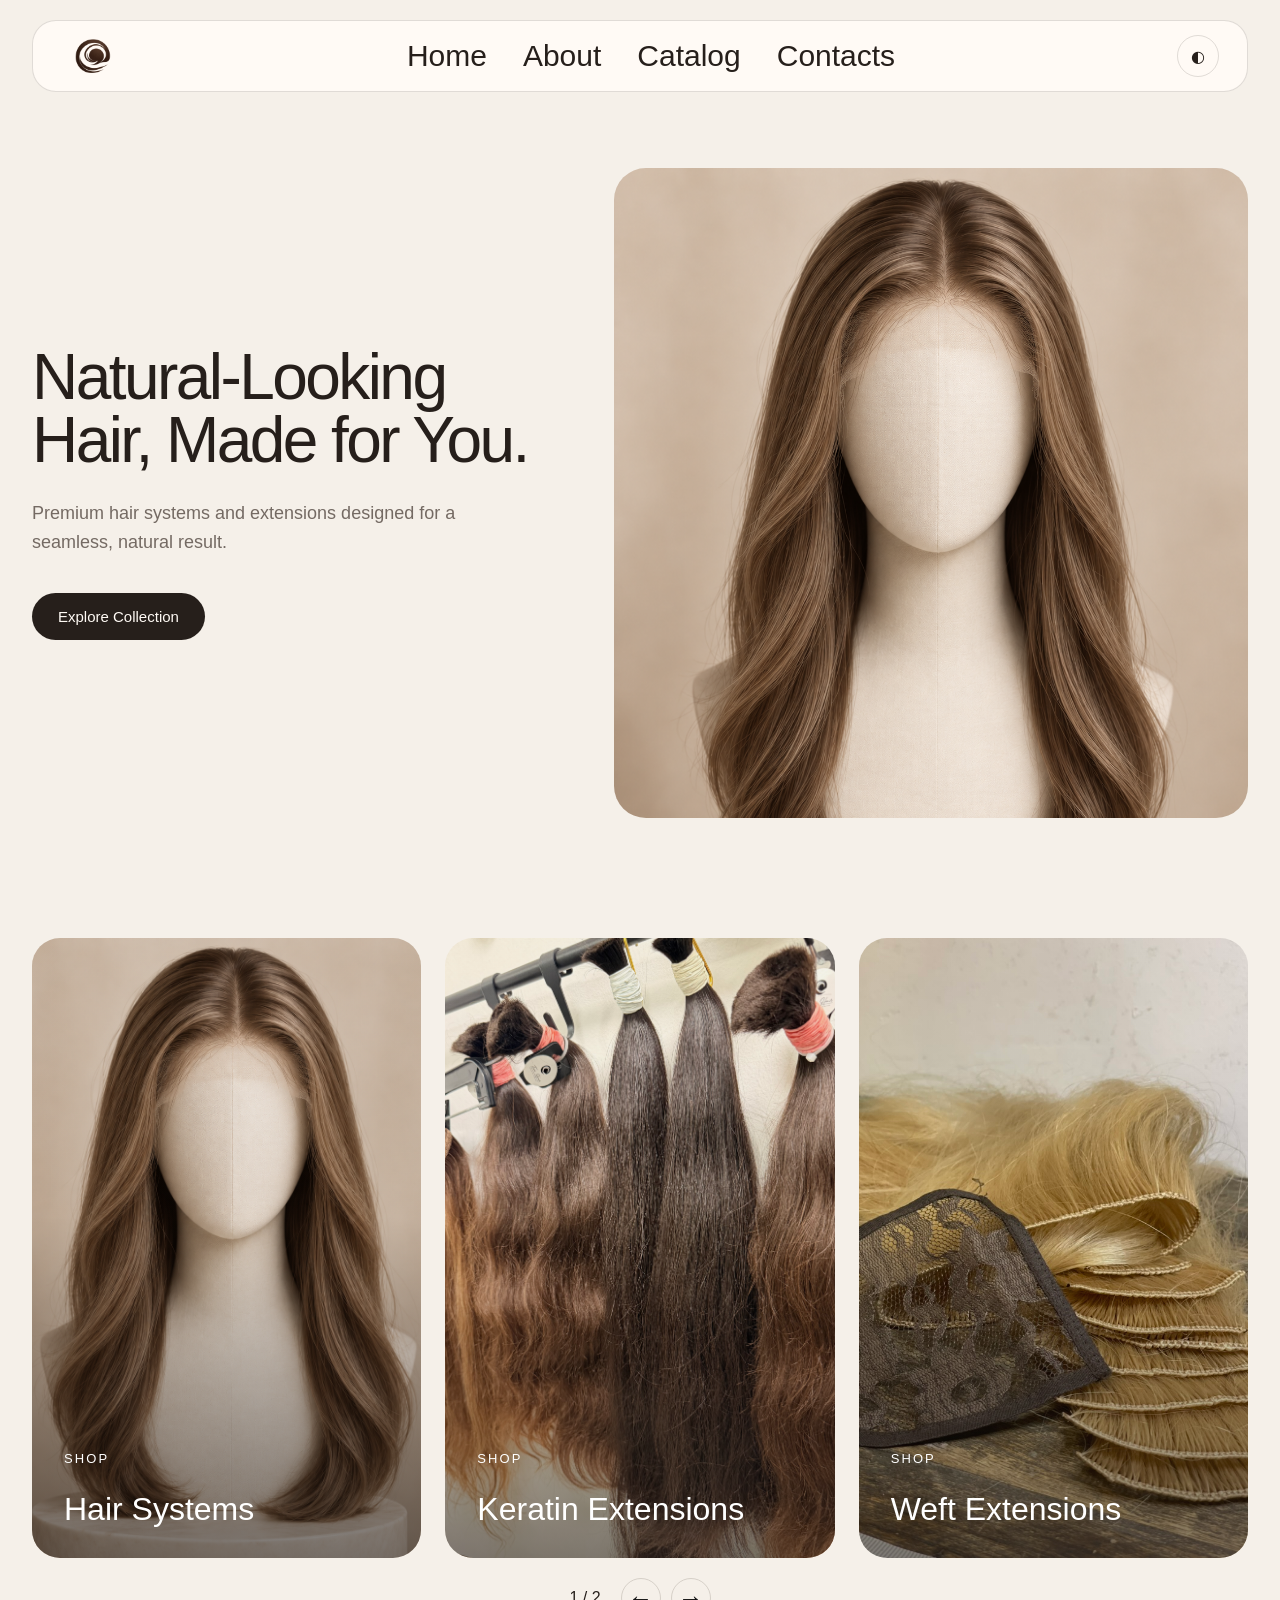
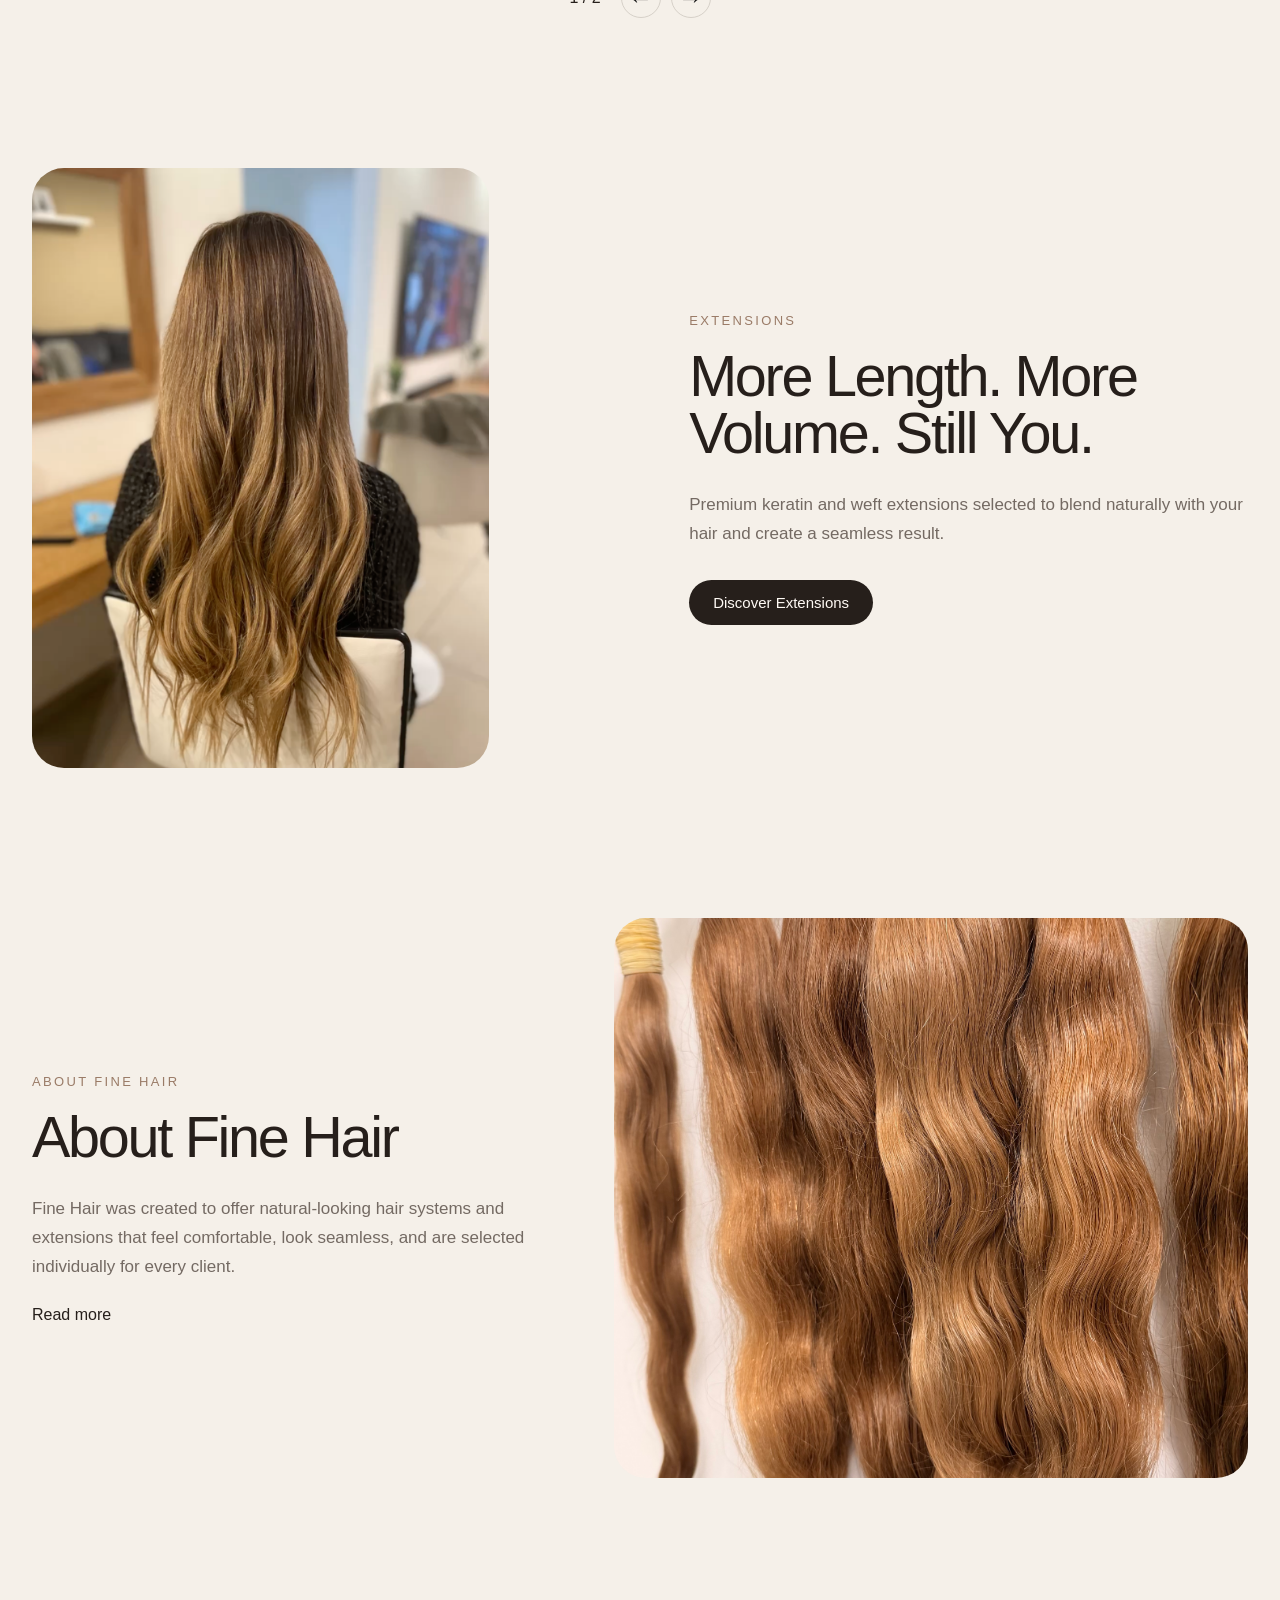
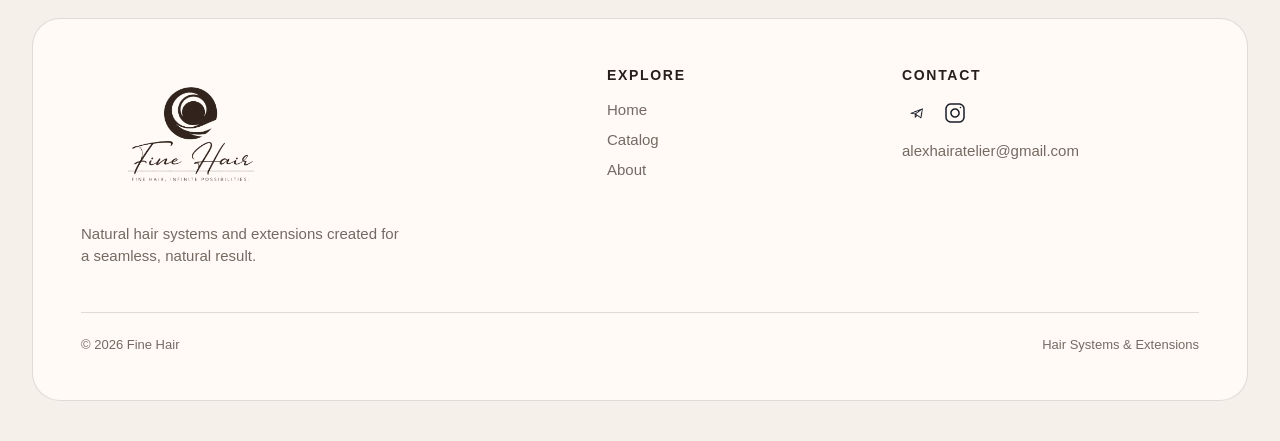
<file: index.html>
<!DOCTYPE html>
<html lang="en">
<head>
    <meta charset="UTF-8">
    <meta name="viewport" content="width=device-width, initial-scale=1.0">
    <title>Fine Hair | Hair Systems & Extensions</title>
    <link rel="stylesheet" href="./css/style.css">
    <link rel="icon" href="./assets/icons/fav1.png">
</head>
<body>
    <header class="page-header">
        <div class="container header-container">
            <a class="logo" href="./index.html" aria-label="Fine Hair — Home">
                <img
                  class="logo-image"
                  src="./assets/icons/fav1.png"
                  alt="Fine Hair"
                >
            </a>
            <nav class="navigation">
                <div class="mobile-menu__panel">
                    <button
                        class="mobile-menu__close"
                        type="button"
                        aria-label="Close menu"
                        >
                        ×
                    </button>
                    <ul class="navigation-list">
                        <li class="navigation-item"><a class="navigation-link" href="./index.html">Home</a></li>
                        <li class="navigation-item"><a class="navigation-link" href="#about">About</a></li>
                        <li>
                            <a
                              class="navigation-link navigation-link--arrow"
                              href="./catalog.html"
                            >
                              <span>Catalog</span>
                          
                              <span
                                class="navigation-link__arrow"
                                aria-hidden="true"
                              >
                                ›
                              </span>
                            </a>
                          </li>
                        <li class="navigation-item"><a class="navigation-link" href="#contacts">Contacts</a></li>
                  </ul>
                  <div class="catalog-submenu" hidden>
                    <button
                      class="catalog-submenu__back"
                      type="button"
                    >
                      ‹ Catalog
                    </button>
                  
                    <ul class="catalog-submenu__list">
                      <li>
                        <a class="catalog-submenu__link" href="./catalog.html">
                          <span>Shop All</span>
                          <span class="catalog-submenu__arrow" aria-hidden="true">›</span>
                        </a>
                      </li>
                  
                      <li>
                        <a class="catalog-submenu__link" href="./catalog.html">
                          <span>Hair Systems</span>
                          <span class="catalog-submenu__arrow" aria-hidden="true">›</span>
                        </a>
                      </li>
                  
                      <li>
                        <a class="catalog-submenu__link" href="./catalog.html">
                          <span>Keratin Extensions</span>
                          <span class="catalog-submenu__arrow" aria-hidden="true">›</span>
                        </a>
                      </li>
                  
                      <li>
                        <a class="catalog-submenu__link" href="./catalog.html">
                          <span>Weft Extensions</span>
                          <span class="catalog-submenu__arrow" aria-hidden="true">›</span>
                        </a>
                      </li>
                  
                      <li>
                        <a class="catalog-submenu__link" href="./catalog.html">
                          <span>Premium Human Hair</span>
                          <span class="catalog-submenu__arrow" aria-hidden="true">›</span>
                        </a>
                      </li>
                    </ul>
                  </div>
                </div>
                
              </nav>
              <button
                class="theme-switcher"
                type="button"
                aria-label="Switch theme"
                >
                ◐
            </button>
              <button class="burger" type="button" aria-label="Open menu">
                <span class="burger-line"></span>
                <span class="burger-line"></span>
            </button>

        </div>
    </header>
    <main>
        <section class="hero">
            <div class="container hero-container">
                <div class="hero-content">
                    <h1 class="hero-title">
                        Natural-Looking Hair, Made for You.
                    </h1>
                    <p class="hero-description">
                        Premium hair systems and extensions designed for a seamless, natural result.
                    </p>

                    <a class="hero-link" href="./catalog.html">
                        Explore Collection
                    </a>
                </div>
                <div class="hero-image-wrapper">

                    <img 
                      class="hero-image"
                      src="./assets/images/HairSystem_Lace.png"
                      alt="Natuarl hair system"
                    >
                </div>
            </div>
            
        </section>
        <section class="categories">
            <div class="container categories-wrapper">

                <div class="categories-container">
                    <article class="category-card">
                        <img class="category-image hair-systems-image" src="./assets/images/HairSystem_Lace.png" alt="hair system">
                        <span class="category-label">SHOP</span>
                        <h3 class="category-title">Hair Systems</h3>
                      </article>
                      <article class="category-card">
                        <img class="category-image keratin-extensions" src="./assets/images/hair1-converted.jpg" alt="keratin extension">
                        <span class="category-label">SHOP</span>
                        <h3 class="category-title">Keratin Extensions</h3>
                      </article>
                      <article class="category-card">
                        <img class="category-image weft-extensions" src="./assets/images/wefts.jpeg" alt="weft extension">
                        <span class="category-label">SHOP</span>
                        <h3 class="category-title">Weft Extensions</h3>
                      </article>
                      <article class="category-card">
                        <img class="category-image master-class" src="./assets/images/wefts.jpeg" alt="weft extension">
                        <span class="category-label">SHOP</span>
                        <h3 class="category-title">Weft Extensions</h3>
                      </article>
                  </div>
                  
                 
                </div>
                <div class="slider-controls">
                    <span class="slider-counter"></span>
                    <div class="arrows">
                    <button class="slider-btn slider-btn--prev" type="button" aria-label="Previous slide">&#8592;</button>
                    <button class="slider-btn slider-btn--next" type="button" aria-label="Next slide">&#8594;</button>
                    
                    </div>  
                </div>
                 
        </section>
        <section class="hair-extensions">
          <div class="container hair-extensions__container">
            <div class="hair-extensions__image-wrapper">
              <img class="hair-extensions__image" src="./assets/images/hairextension.png" alt="keratin extension">
            </div>
            <div class="hair-extensions__content">
              <span class="hair-extensions__label">EXTENSIONS</span>
              <h2 class="hair-extensions__title">More Length. More Volume. Still You.</h2>
              <p class="hair-extensions__description">Premium keratin and weft extensions selected to blend naturally with your hair and create a seamless result.</p>
              <a class="hair-extensions__link" href="./catalog.html">Discover Extensions</a>
            </div>
          </div>
            
        </section>
        <section class="about" id="about">
            <div class="container about__container">
          
              <div class="about__content">
                <span class="about__label">ABOUT FINE HAIR</span>

                <h2 class="about__title">
                About Fine Hair
                </h2>

                <p class="about__description">
                Fine Hair was created to offer natural-looking hair systems and extensions
                that feel comfortable, look seamless, and are selected individually for every client.
                </p>

                <a class="about__link" href="./about.html">
                Read more
                </a>
              </div>
          
              <div class="about__image-wrapper">
                <img
                  class="about__image"
                  src="./assets/images/hair-converted.jpg"
                  alt="Fine Hair natural hair extensions"
                >
              </div>
          
            </div>
          </section>
    </main>
    <footer class="footer" id="contacts">
        <div class="container footer__container">
      
          <div class="footer__main">
      
            <div class="footer__brand">
              <img
                class="footer__logo"
                src="./assets/images/Lable.png"
                alt="Fine Hair"
              >
      
              <p class="footer__tagline">
                Natural hair systems and extensions created for a seamless,
                natural result.
              </p>
            </div>
      
            <nav class="footer__navigation">
              <p class="footer__heading">Explore</p>
      
              <ul class="footer__navigation-list">
                <li>
                  <a class="footer__navigation-link" href="./index.html">
                    Home
                  </a>
                </li>
      
                <li>
                  <a class="footer__navigation-link" href="./catalog.html">
                    Catalog
                  </a>
                </li>
      
                <li>
                  <a class="footer__navigation-link" href="./index.html#about">
                    About
                  </a>
                </li>
              </ul>
            </nav>
      
            <div class="footer__contacts">
                <p class="footer__heading">Contact</p>
              
                <div class="footer__socials">
                  <a
                    class="footer__social-link"
                    href="https://t.me/finehairatelier"
                    target="_blank"
                    rel="noopener noreferrer"
                    aria-label="Fine Hair on Telegram"
                  >
                    <img
                      class="footer-socials-icon"
                      src="./assets/icons/tg.png"
                      alt=""
                    >
                  </a>
              
                  <a
                    class="footer__social-link"
                    href="https://www.instagram.com/finehairisrael"
                    target="_blank"
                    rel="noopener noreferrer"
                    aria-label="Fine Hair on Instagram"
                  >
                    <img
                      class="footer-socials-icon"
                      src="./assets/icons/instagram.png"
                      alt=""
                    >
                  </a>
                </div>
              
                <a
                  class="footer__contact-link"
                  href="mailto:alexhairatelier@gmail.com"
                >
                  alexhairatelier@gmail.com
                </a>
              </div>
      
          </div>
      
          <div class="footer__bottom">
            <p>© 2026 Fine Hair</p>
            <p>Hair Systems &amp; Extensions</p>
          </div>
      
        </div>
      </footer>
      <script src="./js/theme.js"></script>
      <script src="./js/menu.js"></script>
      <script src="./js/slider.js"></script>

      </body>
      </html>
</file>
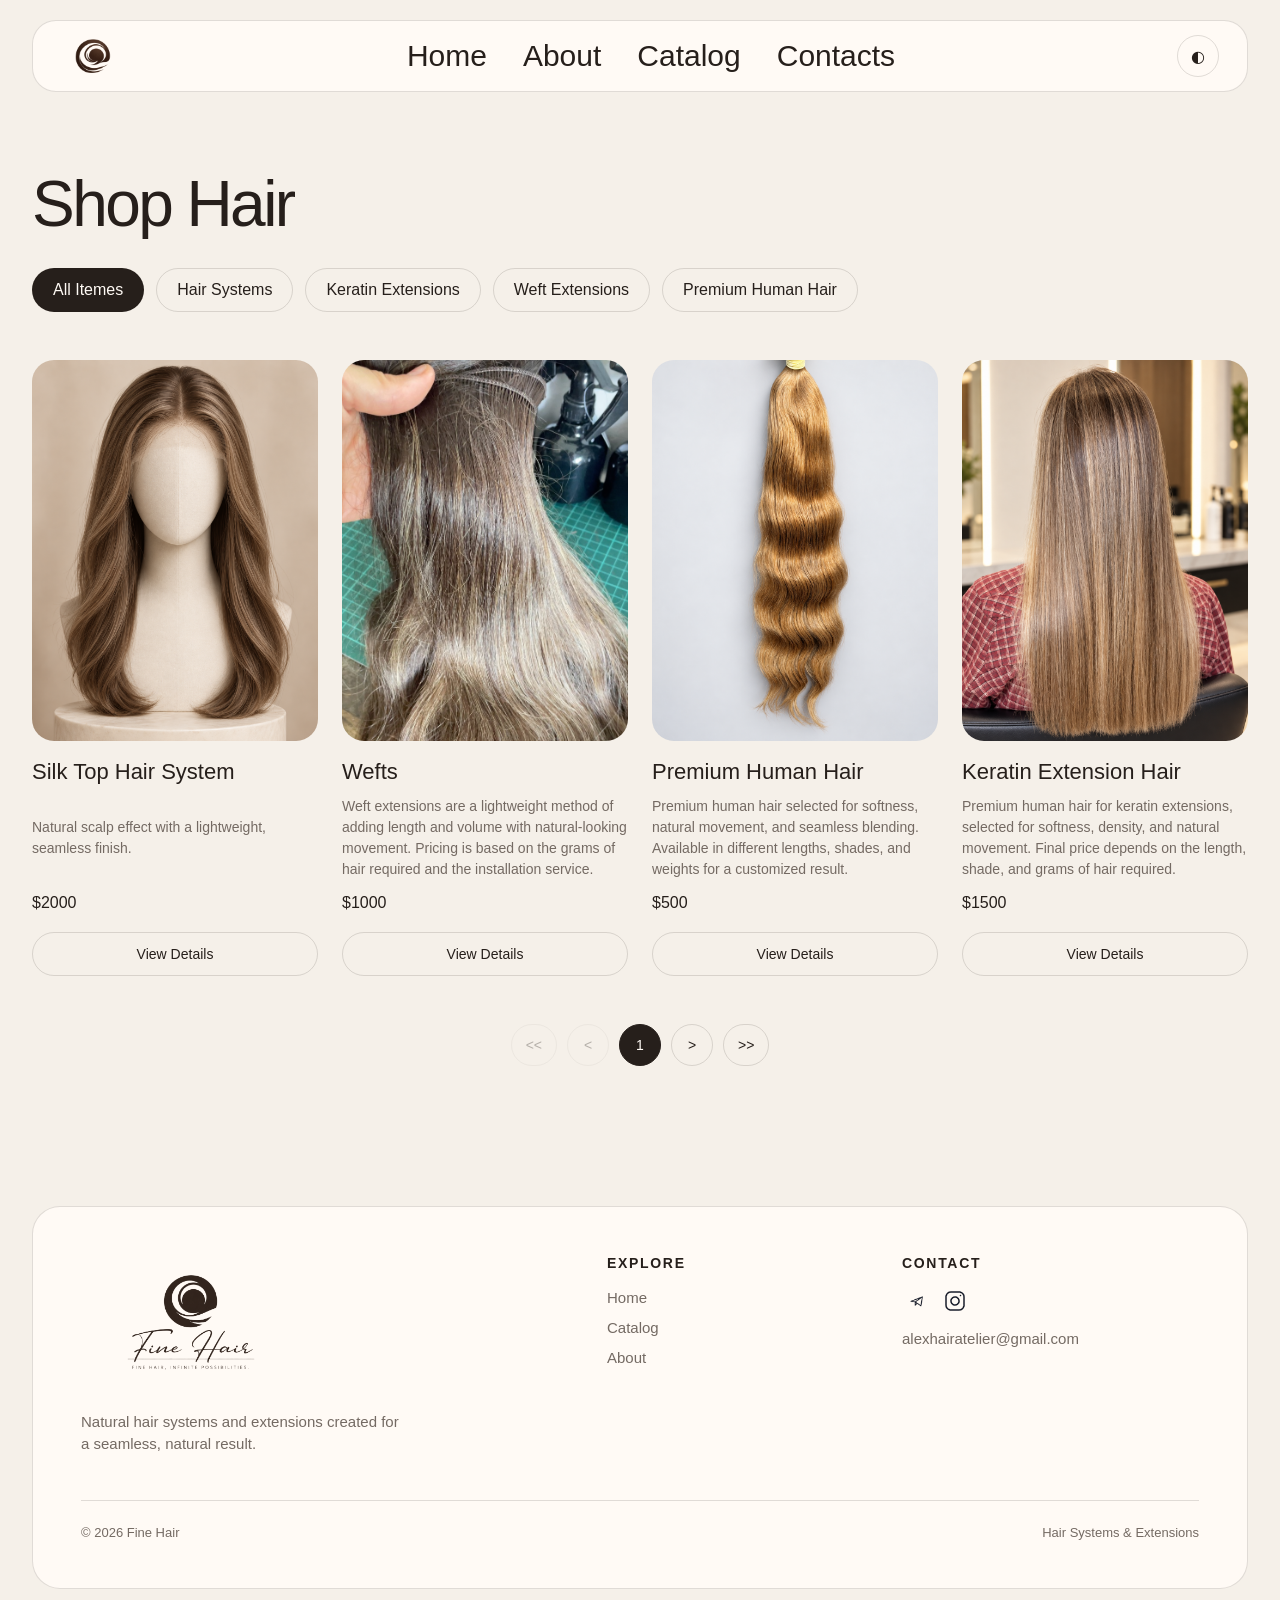
<file: catalog.html>
<!DOCTYPE html>
<html lang="en">
<head>
    <meta charset="UTF-8">
    <meta name="viewport" content="width=device-width, initial-scale=1.0">
    <title>Fine Hair | Hair Systems & Extensions</title>
    <link rel="stylesheet" href="./css/style.css">
    <link rel="icon" href="./assets/icons/fav1.png">
</head>
<body>
    <header class="page-header">
        <div class="container header-container">
            <a class="logo" href="./index.html" aria-label="Fine Hair — Home">
                <img
                  class="logo-image"
                  src="./assets/icons/fav1.png"
                  alt="Fine Hair"
                >
            </a>
            <nav class="navigation">
                <div class="mobile-menu__panel">
                    <button
                        class="mobile-menu__close"
                        type="button"
                        aria-label="Close menu"
                        >
                        ×
                    </button>
                    <ul class="navigation-list">
                        <li class="navigation-item"><a class="navigation-link" href="./index.html">Home</a></li>
                        <li class="navigation-item"><a class="navigation-link" href="#about">About</a></li>
                        <li>
                            <a
                              class="navigation-link navigation-link--arrow"
                              href="./catalog.html"
                            >
                              <span>Catalog</span>
                          
                              <span
                                class="navigation-link__arrow"
                                aria-hidden="true"
                              >
                                ›
                              </span>
                            </a>
                          </li>
                        <li class="navigation-item"><a class="navigation-link" href="#contacts">Contacts</a></li>
                  </ul>
                  <div class="catalog-submenu" hidden>
                    <button
                      class="catalog-submenu__back"
                      type="button"
                    >
                      ‹ Catalog
                    </button>
                  
                    <ul class="catalog-submenu__list">
                      <li>
                        <a class="catalog-submenu__link" href="./catalog.html">
                          <span>Shop All</span>
                          <span class="catalog-submenu__arrow" aria-hidden="true">›</span>
                        </a>
                      </li>
                  
                      <li>
                        <a class="catalog-submenu__link" href="./catalog.html">
                          <span>Hair Systems</span>
                          <span class="catalog-submenu__arrow" aria-hidden="true">›</span>
                        </a>
                      </li>
                  
                      <li>
                        <a class="catalog-submenu__link" href="./catalog.html">
                          <span>Keratin Extensions</span>
                          <span class="catalog-submenu__arrow" aria-hidden="true">›</span>
                        </a>
                      </li>
                  
                      <li>
                        <a class="catalog-submenu__link" href="./catalog.html">
                          <span>Weft Extensions</span>
                          <span class="catalog-submenu__arrow" aria-hidden="true">›</span>
                        </a>
                      </li>
                  
                      <li>
                        <a class="catalog-submenu__link" href="./catalog.html">
                          <span>Premium Human Hair</span>
                          <span class="catalog-submenu__arrow" aria-hidden="true">›</span>
                        </a>
                      </li>
                    </ul>
                  </div>
                </div>
                
              </nav>
              <button
                class="theme-switcher"
                type="button"
                aria-label="Switch theme"
                >
                ◐
            </button>
              <button class="burger" type="button" aria-label="Open menu">
                <span class="burger-line"></span>
                <span class="burger-line"></span>
            </button>

        </div>
    </header>
    <main>
      <section class="catalog-section" id="catalog">
        <div class="container ">
            <h1 class="catalog-title">Shop Hair</h1>
            <div class="catalog-categories">
                <button class="category-button category-button--active" data-category="all" type="button">
                    All Itemes
                </button>

                <button class="category-button" data-category="hair-systems" type="button">
                    Hair Systems
                </button>
            
                <button class="category-button" data-category="keratin" type="button">
                    Keratin Extensions
                </button>
            
                <button class="category-button" data-category="wefts" type="button">
                    Weft Extensions
                </button>
                <button class="category-button" data-category="hair" type="button">
                    Premium Human Hair
                  </button>
            </div>
            <div class="catalog-grid"></div>  
        </div>
        
        <div class="pagination">
          
          <button class="pagination__btn pagination__btn--first" type="button">
                &lt;&lt;
          </button>
              
          <button class="pagination__btn pagination__btn--prev" type="button">
                &lt;
          </button>
              
          <button class="pagination__btn pagination__btn--current pagination__btn--active" type="button">
                1
          </button>
              
          <button class="pagination__btn pagination__btn--next" type="button">
                &gt;
          </button>
              
          <button class="pagination__btn pagination__btn--last" type="button">
                &gt;&gt;
          </button>
        </div>

      </section>
    </main>
    <footer class="footer" id="contacts">
        <div class="container footer__container">
      
          <div class="footer__main">
      
            <div class="footer__brand">
              <img
                class="footer__logo"
                src="./assets/images/Lable.png"
                alt="Fine Hair"
              >
      
              <p class="footer__tagline">
                Natural hair systems and extensions created for a seamless,
                natural result.
              </p>
            </div>
      
            <nav class="footer__navigation">
              <p class="footer__heading">Explore</p>
      
              <ul class="footer__navigation-list">
                <li>
                  <a class="footer__navigation-link" href="./index.html">
                    Home
                  </a>
                </li>
      
                <li>
                  <a class="footer__navigation-link" href="./catalog.html">
                    Catalog
                  </a>
                </li>
      
                <li>
                  <a class="footer__navigation-link" href="./index.html#about">
                    About
                  </a>
                </li>
              </ul>
            </nav>
      
            <div class="footer__contacts">
                <p class="footer__heading">Contact</p>
              
                <div class="footer__socials">
                  <a
                    class="footer__social-link"
                    href="https://t.me/finehairatelier"
                    target="_blank"
                    rel="noopener noreferrer"
                    aria-label="Fine Hair on Telegram"
                  >
                    <img
                      class="footer-socials-icon"
                      src="./assets/icons/tg.png"
                      alt=""
                    >
                  </a>
              
                  <a
                    class="footer__social-link"
                    href="https://www.instagram.com/finehairisrael"
                    target="_blank"
                    rel="noopener noreferrer"
                    aria-label="Fine Hair on Instagram"
                  >
                    <img
                      class="footer-socials-icon"
                      src="./assets/icons/instagram.png"
                      alt=""
                    >
                  </a>
                </div>
              
                <a
                  class="footer__contact-link"
                  href="mailto:alexhairatelier@gmail.com"
                >
                  alexhairatelier@gmail.com
                </a>
              </div>
      
          </div>
      
          <div class="footer__bottom">
            <p>© 2026 Fine Hair</p>
            <p>Hair Systems &amp; Extensions</p>
          </div>
      
        </div>
      </footer>
      <script src="./js/theme.js"></script>
      <script src="./js/menu.js"></script>
      <script src="./js/catalog.js"></script>
     
</body>
</html>
</file>
<file: css/style.css>
:root {
    --color-bg: #f5f0e9;
    --color-surface: #fffaf5;
    --color-text: #261f1b;
    --color-text-muted: #746a63;
    --color-accent: #9a7b67;
    --color-line: rgba(38, 31, 27, 0.14);
  
    --container-width: 1240px;
    --page-padding: 32px;
  
    --radius-large: 32px;
    --transition: 0.3s ease;
  }
  [data-theme="dark"] {
    --color-bg: #111111;
    --color-surface: #1a1a1a;
  
    --color-text: #f5f5f5;
    --color-text-muted: #b5b5b5;
  
    --color-accent: #ffffff;
  
    --color-line: rgba(255, 255, 255, 0.14);
  }
  [data-theme="dark"] .logo-image,
[data-theme="dark"] .footer__logo {
  filter: brightness(0) invert(1);
}
  
  * {
    box-sizing: border-box;
  }
  
  html {
    scroll-behavior: smooth;
  }
  
  body {
    margin: 0;
    background-color: var(--color-bg);
    color: var(--color-text);
    font-family: Arial, Helvetica, sans-serif;
  }
  
  img {
    display: block;
    max-width: 100%;
  }
  
  a {
    color: inherit;
    text-decoration: none;
  }
  
  button {
    font: inherit;
  }
  
  ul {
    margin: 0;
    padding: 0;
    list-style: none;
  }
  
  .container {
    width: min(
      calc(100% - var(--page-padding) * 2),
      var(--container-width)
    );
    margin-inline: auto;
  }
  .page-header {
    padding: 20px 0;
  }
  
  .header-container {
    min-height: 72px;
    padding: 0 28px;
  
    display: flex;
    align-items: center;
    justify-content: space-between;
    gap: 32px;
  
    background-color: var(--color-surface);
    border: 1px solid var(--color-line);
    border-radius: 24px;
  }
  
  .logo {
    display: flex;
    align-items: center;
    gap: 12px;
    flex-shrink: 0;
  }
  
  .logo-mark {
    width: 38px;
    height: 38px;
  
    background-color: var(--color-accent);
  
    -webkit-mask: url("../assets/icons/fav.png") center / contain no-repeat;
    mask: url("../assets/icons/fav.png") center / contain no-repeat;
  }
  
  .logo-text {
    font-size: 20px;
    font-weight: 600;
    letter-spacing: 0.04em;
  }
  
  .navigation-list {
    display: flex;
    align-items: center;
    gap: 36px;
  }
  
  .navigation-link {
    display: block;
  
    padding: 0;
  
    font-size: 30px;
    line-height: 1.2;
    font-weight: 500;
  
    color: var(--color-text);
    text-decoration: none;
  }
  
  .navigation-link:hover {
    color: var(--color-text);
  }
  .navigation-link__arrow {
    display: flex;
    align-items: center;
    justify-content: center;
  
    width: 40px;
    height: 40px;
  
    margin-left: auto;
  
    flex-shrink: 0;
  
    font-size: 20px;
    line-height: 1;
  
    color: var(--color-text-muted);
    background-color: transparent;
    border: 1px solid var(--color-line);
    border-radius: 50%;
  }
  .logo {
    display: flex;
    align-items: center;
    flex-shrink: 0;
  }
  
  .logo-image {
    width: 64px;
    height: 64px;
    object-fit: contain;
  }
  
  .theme-switcher {
    width: 42px;
    height: 42px;
  
    display: flex;
    align-items: center;
    justify-content: center;
  
    padding: 0;
  
    color: var(--color-text);
    background: transparent;
  
    border: 1px solid var(--color-line);
    border-radius: 50%;
  
    cursor: pointer;
  
    transition:
      background-color var(--transition),
      border-color var(--transition),
      transform var(--transition);
  }
  
  .theme-switcher:hover {
    background-color: var(--color-bg);
    transform: translateY(-2px);
  }
  
  .burger {
    display: none;
  }
  .hero {
    padding: 56px 0 80px;
  }
  
  .hero-container {
    display: grid;
    grid-template-columns: 0.9fr 1.1fr;
    align-items: center;
    gap: 64px;
  
    min-height: 650px;
  }
  
  .hero-content {
    max-width: 560px;
  }
  
  .hero-title {
    margin: 0;
  
    font-size: clamp(52px, 5vw, 82px);
    line-height: 0.98;
    font-weight: 500;
    letter-spacing: -0.04em;
  }
  
  .hero-description {
    max-width: 480px;
    margin: 28px 0 36px;
  
    color: var(--color-text-muted);
  
    font-size: 18px;
    line-height: 1.6;
  }
  
  .hero-link {
    display: inline-flex;
    align-items: center;
  
    padding: 15px 26px;
  
    color: var(--color-surface);
    background-color: var(--color-text);
  
    border-radius: 999px;
  
    font-size: 15px;
    font-weight: 500;
  
    transition:
      transform var(--transition),
      background-color var(--transition);
  }
  
  .hero-link:hover {
    transform: translateY(-2px);
    background-color: var(--color-accent);
  }
  
  .hero-image-wrapper {
    height: 650px;
  
    overflow: hidden;
    border-radius: var(--radius-large);
  }
  
  .hero-image {
    width: 100%;
    height: 100%;
  
    object-fit: cover;
    object-position: center top;
  }
  .categories {
    padding: 40px 0 100px;
  }
  
  .categories-container {
    display: flex;
    gap: 24px;
    flex-wrap: nowrap;
  }
  
  .category-card {
    position: relative;
    min-height: 620px;
    overflow: hidden;
    border-radius: 28px;
    flex-basis: calc((100% -  48px) / 3);
    flex-shrink: 0;
  }
  
  .category-image {
    width: 100%;
    height: 100%;
  
    position: absolute;
    inset: 0;
  
    object-fit: cover;
  
    transition: transform 0.6s ease;
  }
  
  .category-card::after {
    content: "";
  
    position: absolute;
    inset: 0;
  
    background:
      linear-gradient(
        to top,
        rgba(20, 15, 12, 0.55),
        rgba(20, 15, 12, 0.05) 55%
      );
  }
  
  .category-label,
  .category-title {
    position: absolute;
    z-index: 1;
  
    left: 32px;
  
    color: #ffffff;
  }
  
  .category-label {
    bottom: 92px;
  
    font-size: 13px;
    letter-spacing: 0.16em;
  }
  
  .category-title {
    bottom: 30px;
  
    margin: 0;
  
    font-size: 32px;
    font-weight: 500;
  }
  
  .category-card:hover .category-image {
    transform: scale(1.04);
  }
  .catalog-section {
    padding: 60px 0 100px;
  }
  
  .catalog-title {
    margin: 0 0 32px;
  
    font-size: clamp(42px, 5vw, 72px);
    font-weight: 500;
    line-height: 1;
    letter-spacing: -0.04em;
  }
  
  .catalog-categories {
    display: flex;
    gap: 12px;
  
    margin-bottom: 48px;
  }
  
  .category-button {
    padding: 12px 20px;
  
    color: var(--color-text);
    background: transparent;
  
    border: 1px solid var(--color-line);
    border-radius: 999px;
  
    cursor: pointer;
  }
  
  .category-button--active {
    color: var(--color-surface);
    background-color: var(--color-text);
  }
  
  .catalog-grid {
    display: grid;
    grid-template-columns: repeat(4, 1fr);
    gap: 24px;
  }
  .product-card {
    display: flex;
    flex-direction: column;
    height: 100%;
  }
  
  .product-card__image {
    width: 100%;
    aspect-ratio: 3 / 4;
  
    object-fit: cover;
  
    border-radius: 22px;
  }
  
  .product-card__content {
    display: flex;
    flex-direction: column;
    flex: 1;
  }
  
  .product-card__title {
    margin: 18px 0 10px;
  
    font-size: 22px;
    font-weight: 500;
    line-height: 1.2;
  }
  
  .product-card__description {
    margin: auto 0 14px;
  
    color: var(--color-text-muted);
  
    font-size: 14px;
    line-height: 1.5;
  }
  
  .product-card__price {
    width: 100%;
    margin: auto 0 0;
  
    text-align: left;
  
    font-size: 16px;
    font-weight: 500;
  }
  
  .product-card__button {
    margin-top: 20px;
    padding: 13px 20px;
  
    color: var(--color-text);
    background: transparent;
  
    border: 1px solid var(--color-line);
    border-radius: 999px;
  
    font-size: 14px;
    cursor: pointer;
  
    transition:
      background-color var(--transition),
      color var(--transition),
      transform var(--transition);
  }
  
  .product-card__button:hover {
    color: var(--color-surface);
    background-color: var(--color-text);
  
    transform: translateY(-2px);
  }
  .categories-wrapper {
    position: relative;
    overflow: hidden;
  }
  .slider-controls{
    display: flex;
    align-items: center;
    justify-content:center;
    gap: 20px;
    margin-top: 20px;
    
  }
  .arrows{
    display:flex;
    gap: 10px;
    
    
    
    
  }
  .slider-btn {
    width:40px;
    height:40px;
    border:1px solid #d6d0c8;
    border-radius:22px;
    background:transparent;
    font-size:25px;
    cursor:pointer;
    color:#111;
  }
  .slider-btn--prev {
    left: 10px;
  }
  
  .slider-btn--next {
    right: 10px;
  }
  .exhibition-arrows{
    display:flex;
    justify-content:flex-end;
    gap:18px;
    margin-top:3px;
  }
  
  
  
  .slider-btn:disabled{
    opacity:.25;
    cursor:default;
  }
  .slider-btn:not(:disabled):hover{
    background:#d8d1c8;
    border-color:#b5aea5;
    transition:0.3s;
  }
  .hair-extensions {
    padding: 50px 0 90px;
  }
  
  .hair-extensions__container {
    display: grid;
    grid-template-columns: 0.9fr 1.1fr;
    align-items: center;
    gap: 200px;
  }
  
  .hair-extensions__image-wrapper {
    height: 600px;
    overflow: hidden;
  
    border-radius: var(--radius-large);
    background-color: var(--color-surface);
  }
  
  .hair-extensions__image {
    display: block;
    width: 100%;
    height: 100%;
  
    object-fit: cover;
    object-position: center;
  }
  
  .hair-extensions__content {
    max-width: 560px;
  }
  
  .hair-extensions__label {
    display: inline-block;
  
    margin-bottom: 20px;
  
    color: var(--color-accent);
  
    font-size: 13px;
    letter-spacing: 0.18em;
  }
  
  .hair-extensions__title {
    margin: 0 0 28px;
  
    font-size: clamp(42px, 4.5vw, 68px);
    font-weight: 500;
    line-height: 1;
    letter-spacing: -0.04em;
  }
  
  .hair-extensions__description {
    margin: 0 0 32px;
  
    color: var(--color-text-muted);
  
    font-size: 17px;
    line-height: 1.7;
  }
  
  .hair-extensions__link {
    display: inline-flex;
  
    padding: 14px 24px;
  
    color: var(--color-surface);
    background-color: var(--color-text);
  
    border-radius: 999px;
  
    font-size: 15px;
    font-weight: 500;
  
    transition:
      transform var(--transition),
      background-color var(--transition);
  }
  
  .hair-extensions__link:hover {
    transform: translateY(-2px);
    background-color: var(--color-accent);
  }
  .about {
    padding: 60px 0 100px;
  }
  
  .about__container {
    display: grid;
    grid-template-columns: 0.9fr 1.1fr;
    align-items: center;
    gap: 64px;
  }
  
  .about__content {
    max-width: 560px;
  }
  
  .about__label {
    display: inline-block;
    margin-bottom: 20px;
  
    color: var(--color-accent);
  
    font-size: 13px;
    letter-spacing: 0.18em;
  }
  
  .about__title {
    margin: 0 0 28px;
  
    font-size: clamp(48px, 4.5vw, 68px);
    font-weight: 500;
    line-height: 1;
    letter-spacing: -0.04em;
  }
  
  .about__description {
    margin: 0 0 24px;
  
    color: var(--color-text-muted);
  
    font-size: 17px;
    line-height: 1.7;
  }
  
  .about__note {
    margin: 0;
  
    font-size: 17px;
    font-weight: 500;
    line-height: 1.6;
  }
  
  .about__image-wrapper {
    height: 560px;
  
    overflow: hidden;
    border-radius: var(--radius-large);
  }
  
  .about__image {
    display: block;
  
    width: 100%;
    height: 100%;
  
    object-fit:cover;
    object-position: center;
  }
  .footer {
    padding: 40px 0;
    background: transparent;
  }
  
  .footer__container {
    padding: 48px;
  
    background-color: var(--color-surface);
    border: 1px solid var(--color-line);
    border-radius: 28px;
  }
  
  .footer__main {
    display: grid;
    grid-template-columns: 1.4fr 0.7fr 0.9fr;
    gap: 64px;
    align-items: start;
  }
  
  .footer__logo {
    display: block;
    width: 220px;
    max-width: 100%;
    height: auto;
  }
  
  .footer__tagline {
    max-width: 330px;
    margin: 24px 0 0;
  
    color: var(--color-text-muted);
  
    font-size: 15px;
    line-height: 1.5;
  }
  
  .footer__heading {
    margin: 0 0 18px;
  
    font-size: 14px;
    font-weight: 600;
    text-transform: uppercase;
    letter-spacing: 0.12em;
  }
  
  .footer__navigation-list {
    display: flex;
    flex-direction: column;
    gap: 12px;
  
    margin: 0;
    padding: 0;
  
    list-style: none;
  }
  
  .footer__contacts {
    display: flex;
    flex-direction: column;
    gap: 14px;
  }
  
  .footer__socials {
    display: flex;
    align-items: center;
    gap: 8px;
  }
  
  .footer__social-link {
    width: 30px;
    height: 30px;
  
    display: flex;
    align-items: center;
    justify-content: center;
  }
  
  .footer-socials-icon {
    display: block;
    width: 24px;
    height: 24px;
    object-fit: contain;
  }
  
  .footer__navigation-link,
  .footer__contact-link,
  .footer__location {
    color: var(--color-text-muted);
  
    font-size: 15px;
  }
  
  .footer__location {
    margin: 0;
  }
  
  .footer__bottom {
    display: flex;
    justify-content: space-between;
    align-items: center;
  
    margin-top: 44px;
    padding-top: 24px;
  
    border-top: 1px solid var(--color-line);
  
    color: var(--color-text-muted);
  
    font-size: 13px;
  }
  
  .footer__bottom p {
    margin: 0;
  }
 
  .footer__contacts .footer__heading {
    margin-bottom: 1px;
  }
  
  .mobile-menu__close,
.navigation-link__arrow {
  display: none;
}
.pagination {
    display: flex;
    justify-content: center;
    align-items: center;
    gap: 10px;
  
    margin-top: 48px;
  }
  
  .pagination__btn {
    display: flex;
    align-items: center;
    justify-content: center;
  
    min-width: 42px;
    height: 42px;
    padding: 0 14px;
  
    color: var(--color-text);
    background-color: transparent;
  
    border: 1px solid var(--color-line);
    border-radius: 999px;
  
    font: inherit;
    font-size: 14px;
  
    cursor: pointer;
  
    transition:
      background-color var(--transition),
      color var(--transition),
      border-color var(--transition),
      transform var(--transition);
  }
  
  .pagination__btn:hover:not(:disabled) {
    color: var(--color-surface);
    background-color: var(--color-text);
  
    transform: translateY(-2px);
  }
  
  .pagination__btn--current {
    color: var(--color-surface);
    background-color: var(--color-text);
    border-color: var(--color-text);
  
    cursor: default;
  }
  
  .pagination__btn:disabled {
    opacity: 0.3;
    cursor: not-allowed;
    transform: none;
  }

  @media (max-width: 768px) {
    .navigation {
        display: none;
      
        position: fixed;
        inset: 0;
      
        background-color: rgba(20, 16, 14, 0.4);
      
        z-index: 1000;
      }
      .hero {
        padding: 40px 0 60px;
      }
      
      .hero-container {
        grid-template-columns: 1fr;
        gap: 36px;
        min-height: auto;
      }
      
      .hero-content {
        max-width: 620px;
      }
      
      .hero-title {
        font-size: clamp(48px, 8vw, 64px);
      }
      
      .hero-description {
        margin: 22px 0 28px;
        font-size: 16px;
      }
      
      .hero-image-wrapper {
        height: 520px;
      }
      
      .navigation.navigation--open {
        display: block;
      }
      .page-header {
        position: sticky;
        top: 0;
        z-index: 900;
      
        background-color: var(--color-bg);
      }
      .navigation-link.navigation-link--arrow {
        display: flex;
        align-items: center;
        justify-content: space-between;
        width: 100%;
      }
      .navigation-link__arrow {
        display: flex;
        align-items: center;
        justify-content: center;
      
        width: 40px;
        height: 40px;
      
        flex-shrink: 0;
      
        font-size: 20px;
        line-height: 1;
      
        color: var(--color-text-muted);
      
        background-color: transparent;
        border: 1px solid var(--color-line);
        border-radius: 50%;
      }
      .navigation-link--arrow {
        display: flex;
        align-items: center;
        justify-content: space-between;
        width: 100%;
      }
      .navigation-list[hidden],
.catalog-submenu[hidden] {
  display: none;
}
.catalog-submenu {
    width: 100%;
  }
  
  .catalog-submenu__back {
    display: flex;
    align-items: center;
    gap: 10px;
  
    margin: 0 0 36px;
    padding: 0;
  
    color: var(--color-text-muted);
    background: transparent;
  
    border: none;
  
    font-size: 20px;
    font-weight: 500;
  
    cursor: pointer;
  }
  
  .catalog-submenu__list {
    display: flex;
    flex-direction: column;
    gap: 24px;
  
    margin: 0;
    padding: 0;
  
    list-style: none;
  }
  
  .catalog-submenu__link {
    display: flex;
    align-items: center;
    justify-content: space-between;
  
    width: 100%;
  
    color: var(--color-text);
    text-decoration: none;
  
    font-size: 28px;
    font-weight: 500;
    line-height: 1.2;
  }
  
  .catalog-submenu__arrow {
    display: flex;
    align-items: center;
    justify-content: center;
  
    width: 40px;
    height: 40px;
  
    flex-shrink: 0;
  
    color: var(--color-text-muted);
    background: transparent;
  
    border: 1px solid var(--color-line);
    border-radius: 50%;
  
    font-size: 20px;
    line-height: 1;
  }
      .mobile-menu__panel {
        position: absolute;
      
        top: 16px;
        right: 16px;
        bottom: 16px;
      
        width: min(480px, 50vw);
      
        padding: 150px 48px 40px;
      
        background-color: var(--color-bg);
        border-radius: 14px;
      }
      
      .navigation-list {
        display: flex;
        flex-direction: column;
        align-items: stretch;
      
        gap: 24px;
      
        margin: 0;
        padding: 0;
      
        list-style: none;
      }
      .navigation-link {
        display: block;
      
        padding: 0;
      
        font-size: 30px;
        line-height: 1.2;
        font-weight: 500;
      
        color: var(--color-text);
        text-decoration: none;
      }
      .mobile-menu__close {
        position: absolute;
        top: 32px;
        left: 32px;
      
        display: flex;
        align-items: center;
        justify-content: center;
      
        width: 58px;
        height: 58px;
      
        padding: 0;
      
        font-size: 30px;
        font-weight: 300;
      
        color: var(--color-text);
        background: transparent;
      
        border: 1px solid var(--color-line);
        border-radius: 50%;
      
        cursor: pointer;
      }
      
      .header-container {
        position: relative;
        overflow: visible;
      }
      
      body.menu-open {
        overflow: hidden;
      }
    .burger {
      display: flex;
      flex-direction: column;
      justify-content: center;
      gap: 5px;
  
      width: 42px;
      height: 42px;
  
      padding: 0;
  
      background: transparent;
      border: 1px solid var(--color-line);
      border-radius: 50%;
  
      cursor: pointer;
    }
  
    .burger-line {
      width: 18px;
      height: 1px;
  
      margin: 0 auto;
  
      background-color: var(--color-text);
    }
  
    .header-container {
      padding: 0 18px;
    }
   
    .categories {
        padding: 30px 0 50px;
      }
      
      .categories-container {
        display: flex;
        flex-wrap: nowrap;
        gap: 14px;
        align-items: flex-start;
      }
    
      .category-card {
        flex: 0 0 100%;
        aspect-ratio: 4 / 5;
    
        position: relative;
        overflow: hidden;
    
        min-height: 0;
        border-radius: 22px;
      }
    
      .category-image {
        position: absolute;
        inset: 0;
    
        width: 100%;
        height: 100%;
    
        object-fit: cover;
      }
      .category-label {
        left: 24px;
        bottom: 72px;
    
        font-size: 11px;
      }
    
      .category-title {
        left: 24px;
        bottom: 26px;
    
        font-size: 26px;
        line-height: 1.05;
      }
        
      .hair-extensions {
        padding: 40px 0 60px;
      }
      
      .hair-extensions__container {
        grid-template-columns: 0.85fr 1.15fr;
        gap: 36px;
      }
      
      .hair-extensions__image-wrapper {
        height: 480px;
        border-radius: 24px;
      }
      
      .hair-extensions__content {
        max-width: none;
      }
      
      .hair-extensions__label {
        margin-bottom: 14px;
      
        font-size: 11px;
      }
      
      .hair-extensions__title {
        margin-bottom: 20px;
      
        font-size: 42px;
        line-height: 1.02;
      }
      
      .hair-extensions__description {
        margin-bottom: 24px;
      
        font-size: 15px;
        line-height: 1.55;
      }
      
      .hair-extensions__link {
        padding: 12px 20px;
      
        font-size: 14px;
      }   
      .about {
        padding: 40px 0 60px;
      }
      
      .about__container {
        grid-template-columns: 0.9fr 1.1fr;
        gap: 32px;
      }
      
      .about__content {
        max-width: none;
      }
      
      .about__label {
        margin-bottom: 14px;
      
        font-size: 11px;
      }
      
      .about__title {
        margin-bottom: 20px;
      
        font-size: 42px;
        line-height: 1;
      }
      
      .about__description {
        margin-bottom: 24px;
      
        font-size: 15px;
        line-height: 1.55;
      }
      
      .about__image-wrapper {
        height: 480px;
        border-radius: 24px;
      }
      
      .about__image {
        width: 100%;
        height: 100%;
      
        object-fit: cover;
      }
      
      .about__link {
        display: inline-flex;
      
        padding: 12px 20px;
      
        color: var(--color-surface);
        background-color: var(--color-text);
      
        border-radius: 999px;
      
        font-size: 14px;
      }
      .footer {
        padding: 30px 0;
      }
      
      .footer__container {
        padding: 36px;
        text-align: center;
      }
      
      .footer__main {
        display: grid;
        grid-template-columns: 1fr 1fr;
        gap: 40px;
      
        text-align: center;
      }
      
      .footer__brand {
        grid-column: 1 / -1;
        text-align: center;
      }
      
      .footer__logo {
        margin: 0 auto;
      }
      
      .footer__tagline {
        margin: 18px auto 0;
      }
      
      .footer__navigation {
        justify-self: center;
      }
      
      .footer__navigation-list {
        align-items: center;
      }
      
      .footer__contacts {
        align-items: center;
      }
      
      .footer__socials {
        justify-content: center;
      }
      .catalog-section {
        padding: 40px 0 70px;
      }
      
      .catalog-title {
        font-size: 52px;
      }
      
      .catalog-categories {
        flex-wrap: wrap;
        margin-bottom: 36px;
      }
      
      .catalog-grid {
        grid-template-columns: repeat(2, 1fr);
        gap: 32px 18px;
      }
      
      .product-card__title {
        font-size: 20px;
      }
      
      .product-card__description {
        font-size: 13px;
      }

      @media (max-width: 480px) {
        .container {
          width: calc(100% - 32px);
        }
      
        .page-header {
          padding: 12px 0;
        }
        .mobile-menu__panel {
            width: 78vw;
          }
        .header-container {
          min-height: 64px;
          padding: 0 14px;
          gap: 12px;
        }
      
        .logo-image {
          width: 48px;
          height: 48px;
        }
      
        .theme-switcher,
        .burger {
          width: 38px;
          height: 38px;
        }
      
        .hero {
          padding: 32px 0 48px;
        }
      
        .hero-container {
          grid-template-columns: 1fr;
          gap: 28px;
        }
      
        .hero-content {
          max-width: none;
        }
      
        .hero-title {
          font-size: 44px;
          line-height: 0.98;
        }
      
        .hero-description {
          margin: 20px 0 26px;
      
          font-size: 15px;
          line-height: 1.55;
        }
      
        .hero-link {
          padding: 13px 22px;
          font-size: 14px;
        }
      
        .hero-image-wrapper {
          height: 430px;
          border-radius: 22px;
        }
      }
      .categories-container {
        grid-template-columns: 1fr;
        gap: 18px;
        display: flex;
       flex-wrap: nowrap;
      }
      
      .category-card {
        min-height: 0;
        flex: 0 0 100%;
        
      }
      .category-title {
        font-size: 20px;
        line-height: 1.05;
        left: 16px;
        bottom: 20px;
      }
      
      .hair-extensions__container {
        grid-template-columns: 1fr;
        gap: 28px;
      }
      
      .hair-extensions__content {
        order: 1;
      }
      
      .hair-extensions__image-wrapper {
        order: 2;
      
        width: 100%;
        height: 480px;
      }
      
      .hair-extensions__title {
        font-size: 42px;
      }
      
      .hair-extensions__description {
        font-size: 15px;
      }
      .about__container {
        grid-template-columns: 1fr;
        gap: 28px;
      }
      
      .about__content {
        order: 1;
      }
      
      .about__image-wrapper {
        order: 2;
      
        width: 100%;
        height: 480px;
      }
      
      .about__title {
        font-size: 42px;
      }
      
      .about__description {
        font-size: 15px;
      }
      .catalog-section {
        padding: 32px 0 60px;
      }
      
      .catalog-title {
        margin-bottom: 24px;
      
        font-size: 44px;
      }
      
      .catalog-categories {
        gap: 8px;
        margin-bottom: 30px;
      }
      
      .category-button {
        padding: 10px 14px;
      
        font-size: 13px;
      }
      
      .catalog-grid {
        grid-template-columns: 1fr;
        gap: 36px;
      }
      
      .product-card__image {
        aspect-ratio: 3 / 4;
      }
      
      .product-card__title {
        font-size: 22px;
      }
      
      .product-card__description {
        font-size: 14px;
      }
      
      .pagination {
        flex-wrap: wrap;
      }
            
      }
</file>
